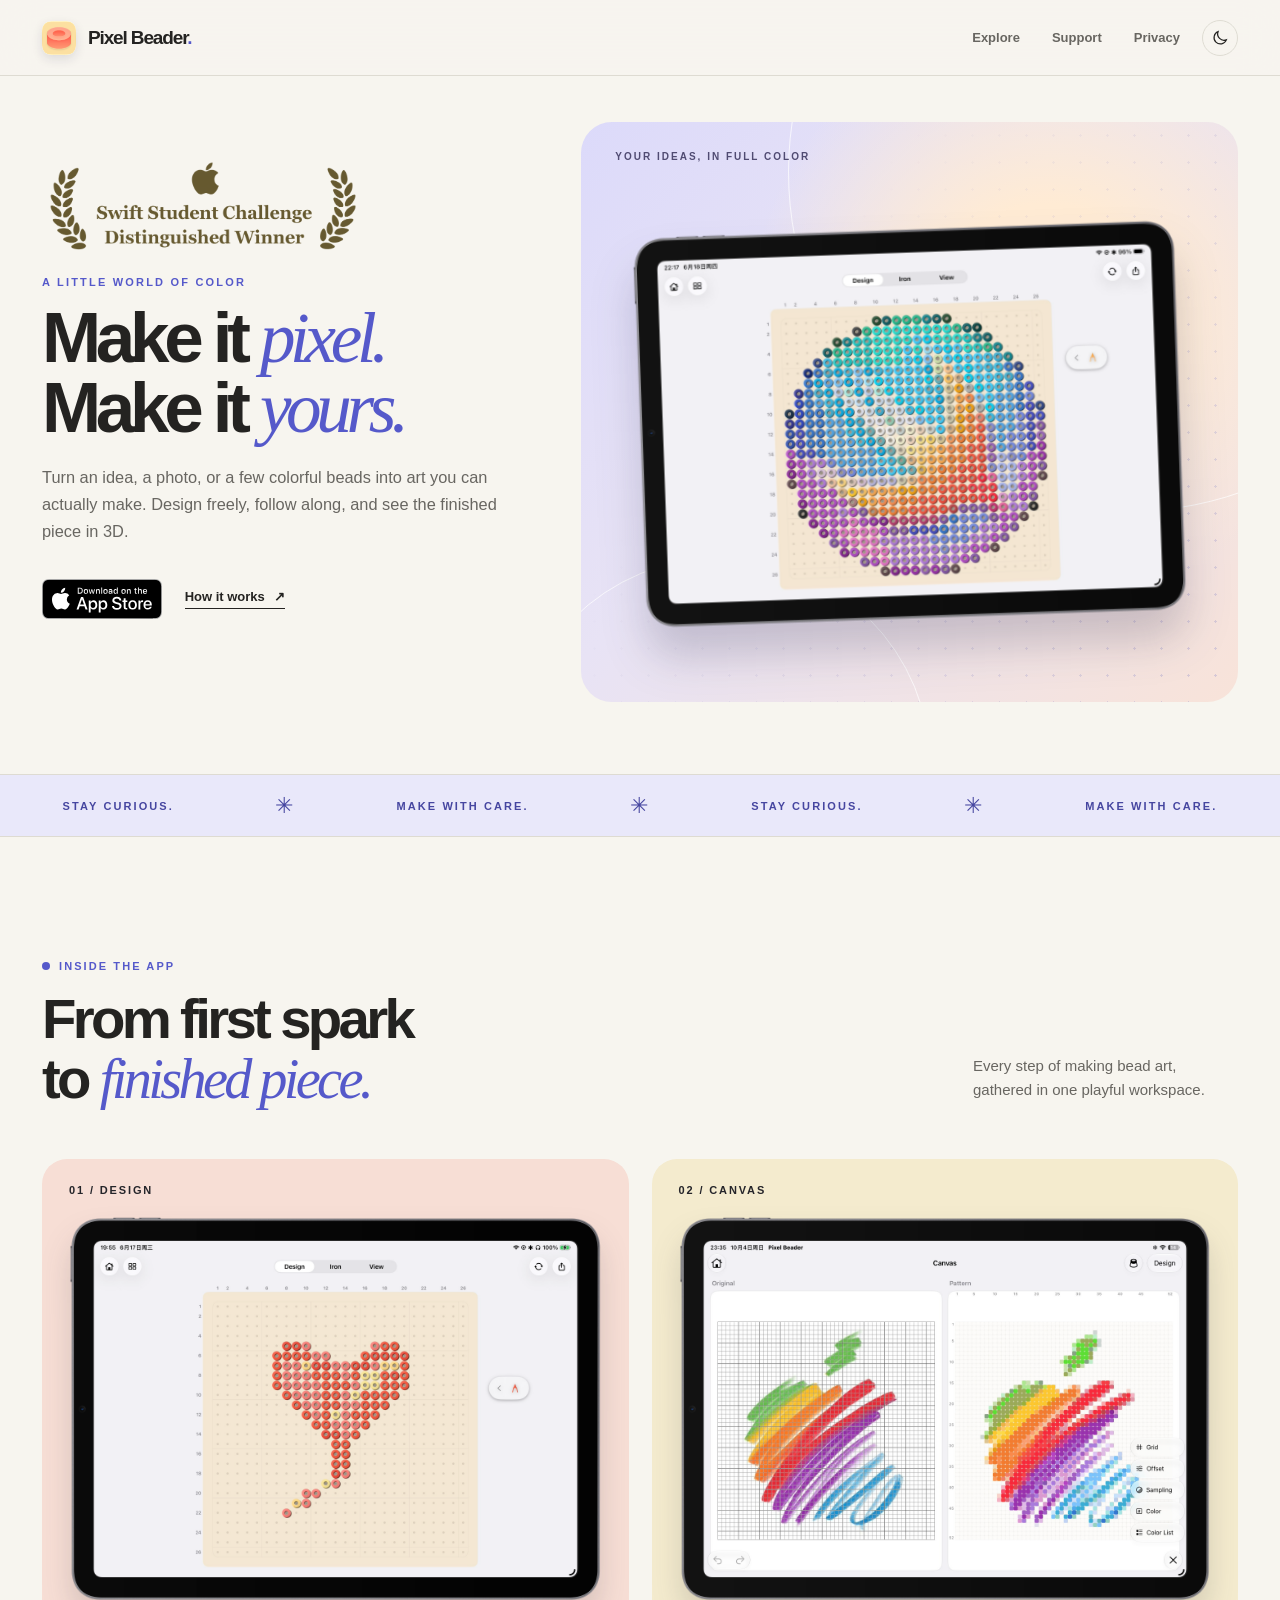
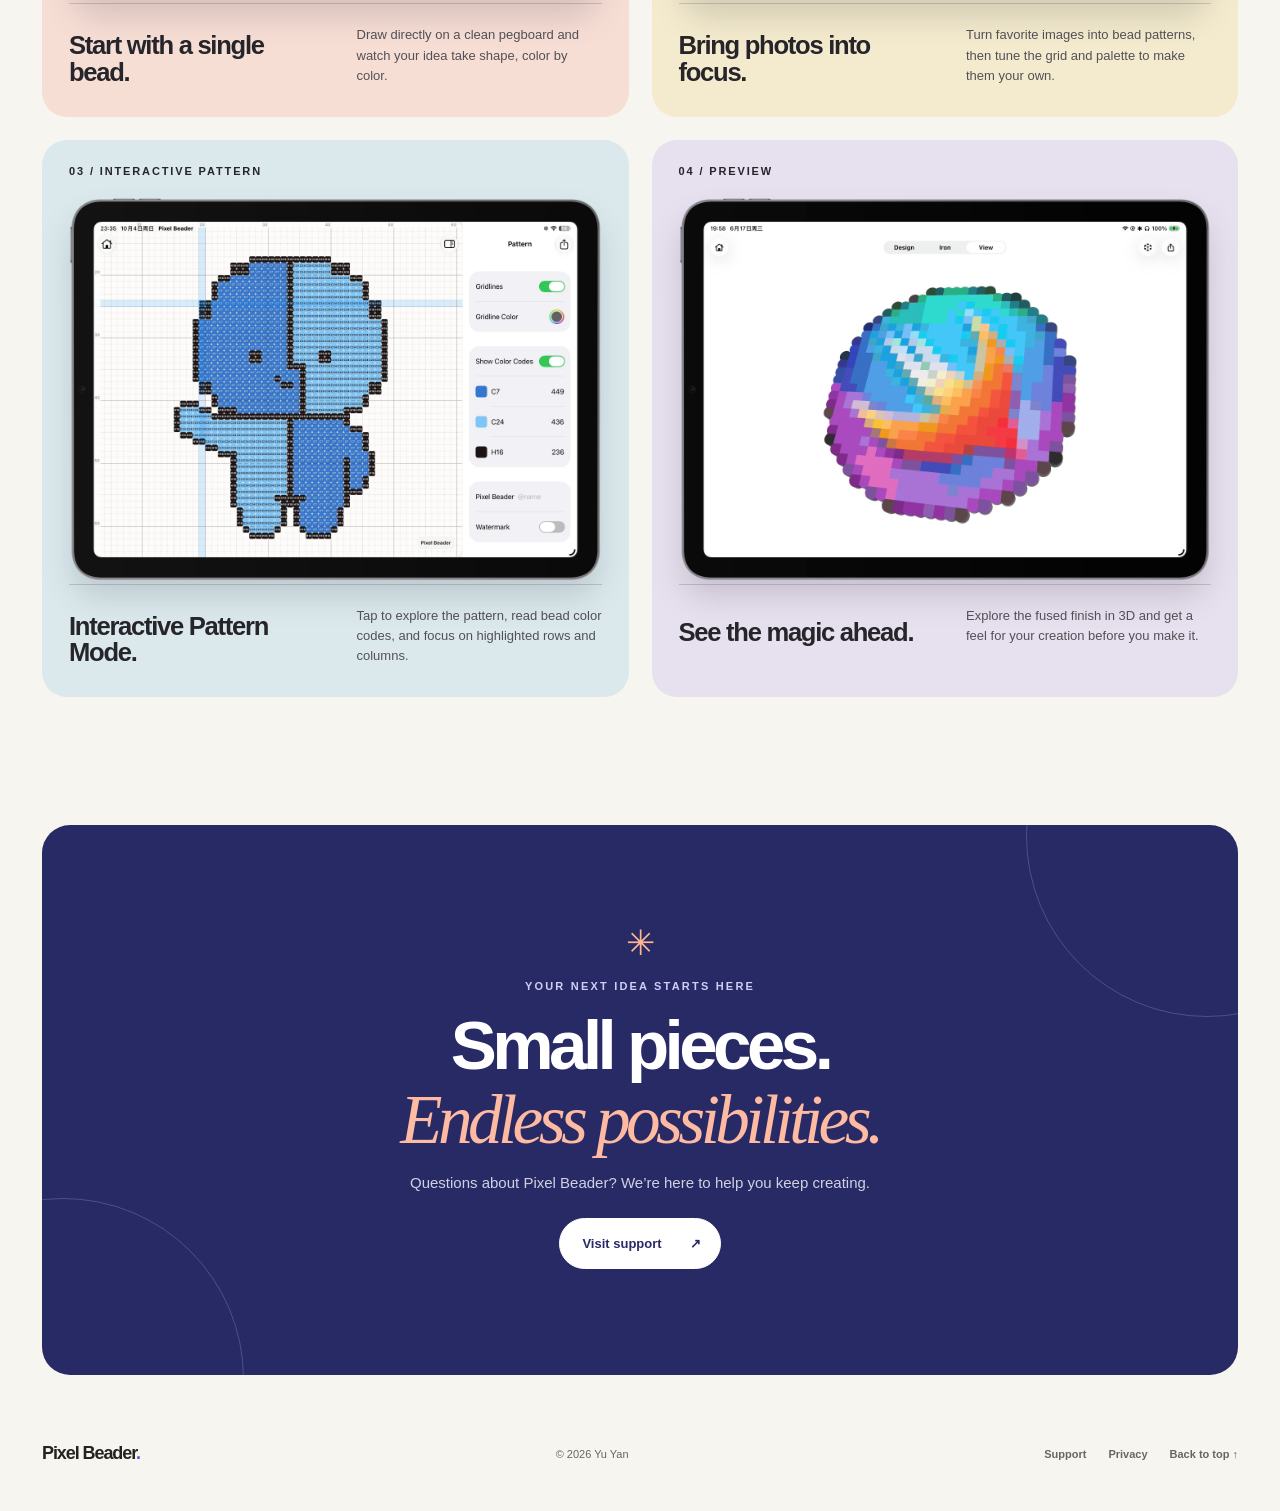
<file: index.html>
<!doctype html>
<html lang="en">
<head>
  <meta charset="utf-8">
  <meta name="viewport" content="width=device-width, initial-scale=1">
  <meta name="theme-color" content="#f7f5ef">
  <title>Pixel Beader — Turn little pixels into something wonderful</title>
  <meta name="description" content="Draw bead art, turn photos into patterns, follow each bead, and preview your creations in 3D with Pixel Beader.">
  <link rel="icon" href="assets/pixel-beader-icon-256.png">
  <link rel="stylesheet" href="styles.css?v=app-store-badge-2">
</head>
<body>
  <header class="site-header">
    <div class="header-container">
      <a class="brand" href="./" aria-label="Pixel Beader home">
        <img src="assets/pixel-beader-icon-256.png" alt="" class="brand-icon" width="34" height="34">
        <span>Pixel Beader<span class="brand-period">.</span></span>
      </a>
      <div class="nav-actions">
        <nav aria-label="Main navigation">
          <a href="#features">Explore</a>
          <a href="./support/">Support</a>
          <a href="./privacy/">Privacy</a>
        </nav>
        <button id="theme-toggle" class="theme-toggle-btn" aria-label="Toggle dark/light mode" aria-pressed="false" type="button">
          <svg class="sun-icon" viewBox="0 0 24 24" fill="none" stroke="currentColor" stroke-width="1.6" stroke-linecap="round" aria-hidden="true"><circle cx="12" cy="12" r="4"/><path d="M12 2v2m0 16v2M4.93 4.93l1.42 1.42m11.3 11.3 1.42 1.42M2 12h2m16 0h2M4.93 19.07l1.42-1.42m11.3-11.3 1.42-1.42"/></svg>
          <svg class="moon-icon" viewBox="0 0 24 24" fill="none" stroke="currentColor" stroke-width="1.6" stroke-linecap="round" aria-hidden="true"><path d="M20.5 14.5A8.5 8.5 0 0 1 9.5 3.5a8.5 8.5 0 1 0 11 11Z"/></svg>
        </button>
      </div>
    </div>
  </header>

  <main>
    <section class="hero" aria-labelledby="hero-title">
      <div class="hero-copy">
        <a class="award-pill" href="https://developer.apple.com/swift-student-challenge/" target="_blank" rel="noopener noreferrer" aria-label="2026 Swift Student Challenge Distinguished Winner — Apple Developer">
          <span class="award-image" aria-hidden="true"></span>
        </a>
        <p class="eyebrow">A LITTLE WORLD OF COLOR</p>
        <h1 id="hero-title">Make it <em>pixel.</em><br>Make it <em>yours.</em></h1>
        <p class="lead">Turn an idea, a photo, or a few colorful beads into art you can actually make. Design freely, follow along, and see the finished piece in 3D.</p>
        <div class="actions">
          <a class="app-store-badge" href="https://apps.apple.com/us/app/pixel-beader/id6780332489" target="_blank" rel="noopener noreferrer" aria-label="Download Pixel Beader on the App Store"><img src="assets/app-store-badge.svg" alt="Download on the App Store" width="120" height="40"></a>
          <a class="button-link" href="#features">How it works <span aria-hidden="true">↗</span></a>
        </div>
      </div>
      <div class="hero-art">
        <div class="hero-art-orbit orbit-one" aria-hidden="true"></div>
        <div class="hero-art-orbit orbit-two" aria-hidden="true"></div>
        <span class="hero-art-label">YOUR IDEAS, IN FULL COLOR</span>
        <img class="product-screenshot" src="assets/hero-ipad.png" alt="Pixel Beader on iPad, showing a colorful circular bead design." fetchpriority="high">
      </div>
    </section>

    <div class="ticker" aria-label="Stay curious. Make with care.">
      <div class="ticker-inner"><span>STAY CURIOUS.</span><b>✳</b><span>MAKE WITH CARE.</span><b>✳</b><span>STAY CURIOUS.</span><b>✳</b><span>MAKE WITH CARE.</span></div>
    </div>

    <section class="showcase-section" id="features" aria-labelledby="features-title">
      <div class="section-intro">
        <div><span class="section-tag"><span class="tag-dot"></span> INSIDE THE APP</span><h2 id="features-title">From first spark<br>to <em>finished piece.</em></h2></div>
        <p>Every step of making bead art, gathered in one playful workspace.</p>
      </div>

      <div class="showcase-grid">
        <article class="showcase-card card-coral">
          <div class="showcase-heading"><span class="card-index">01 / DESIGN</span></div>
          <div class="showcase-image"><img src="assets/jietu1.png" alt="A red heart drawn with beads on the Pixel Beader pegboard." loading="lazy"></div>
          <div class="showcase-info"><h3>Start with a single bead.</h3><p>Draw directly on a clean pegboard and watch your idea take shape, color by color.</p></div>
        </article>
        <article class="showcase-card card-yellow">
          <div class="showcase-heading"><span class="card-index">02 / CANVAS</span></div>
          <div class="showcase-image"><img src="assets/canvas-ipad.png" alt="Pixel Beader Canvas on iPad, showing a colorful original image alongside its bead pattern and grid controls." width="2700" height="2000" loading="lazy"></div>
          <div class="showcase-info"><h3>Bring photos into focus.</h3><p>Turn favorite images into bead patterns, then tune the grid and palette to make them your own.</p></div>
        </article>
        <article class="showcase-card card-blue">
          <div class="showcase-heading"><span class="card-index">03 / INTERACTIVE PATTERN</span></div>
          <div class="showcase-image"><img src="assets/interactive-pattern-ipad.png" alt="A blue bead pattern with color codes, highlighted row and column, and pattern settings on iPad." width="2700" height="2000" loading="lazy"></div>
          <div class="showcase-info"><h3>Interactive Pattern Mode.</h3><p>Tap to explore the pattern, read bead color codes, and focus on highlighted rows and columns.</p></div>
        </article>
        <article class="showcase-card card-lilac">
          <div class="showcase-heading"><span class="card-index">04 / PREVIEW</span></div>
          <div class="showcase-image"><img src="assets/jietu4.png" alt="A colorful fused bead piece shown in the app's 3D preview." loading="lazy"></div>
          <div class="showcase-info"><h3>See the magic ahead.</h3><p>Explore the fused finish in 3D and get a feel for your creation before you make it.</p></div>
        </article>
      </div>
    </section>

    <section class="closing-panel" aria-labelledby="closing-title">
      <div class="closing-mark" aria-hidden="true">✳</div>
      <p class="eyebrow">YOUR NEXT IDEA STARTS HERE</p>
      <h2 id="closing-title">Small pieces.<br><em>Endless possibilities.</em></h2>
      <p>Questions about Pixel Beader? We’re here to help you keep creating.</p>
      <a class="button light-button" href="./support/">Visit support <span aria-hidden="true">↗</span></a>
    </section>
  </main>

  <footer class="site-footer">
    <a class="footer-brand" href="./">Pixel Beader<span>.</span></a>
    <span>© 2026 Yu Yan</span>
    <div class="footer-nav"><a href="./support/">Support</a><a href="./privacy/">Privacy</a><a href="#">Back to top ↑</a></div>
  </footer>

  <script src="theme.js" defer></script>
</body>
</html>
</file>
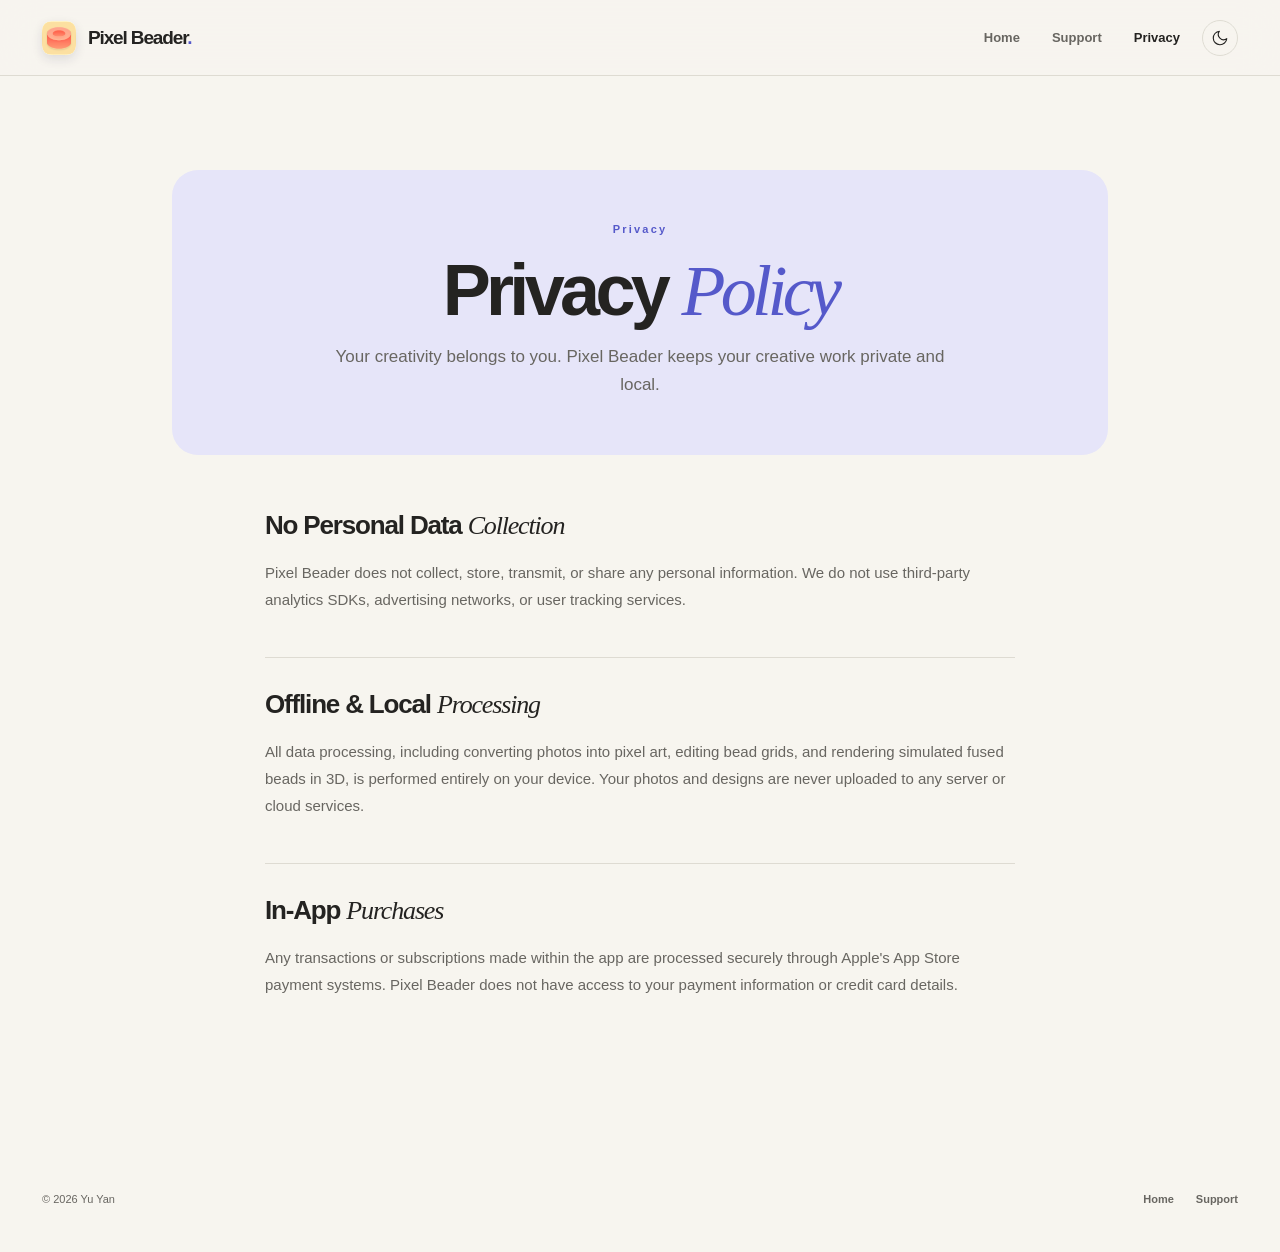
<file: privacy/index.html>
<!doctype html>
<html lang="en">
<head>
  <meta charset="utf-8">
  <meta name="viewport" content="width=device-width, initial-scale=1">
  <meta name="theme-color" content="#f7f5ef">
  <title>Pixel Beader — Privacy Policy</title>
  <meta name="description" content="Read the privacy policy for the Pixel Beader app.">
  <link rel="icon" href="../assets/pixel-beader-icon-256.png">
  <link rel="stylesheet" href="../styles.css?v=app-store-badge-2">
</head>
<body>
  <header class="site-header">
    <div class="header-container">
      <a class="brand" href="../" aria-label="Pixel Beader home">
        <img src="../assets/pixel-beader-icon-256.png" alt="" class="brand-icon" width="34" height="34">
        <span>Pixel Beader<span class="brand-period">.</span></span>
      </a>
      <div class="nav-actions">
        <nav aria-label="Main navigation">
          <a href="../">Home</a>
          <a href="../support/">Support</a>
          <a href="./" class="active">Privacy</a>
        </nav>
        <button id="theme-toggle" class="theme-toggle-btn" aria-label="Toggle dark/light mode">
          <svg class="sun-icon" viewBox="0 0 24 24" fill="none" stroke="currentColor" stroke-width="1.5" stroke-linecap="round" stroke-linejoin="round">
            <circle cx="12" cy="12" r="5"></circle>
            <line x1="12" y1="1" x2="12" y2="3"></line>
            <line x1="12" y1="21" x2="12" y2="23"></line>
            <line x1="4.22" y1="4.22" x2="5.64" y2="5.64"></line>
            <line x1="18.36" y1="18.36" x2="19.78" y2="19.78"></line>
            <line x1="1" y1="12" x2="3" y2="12"></line>
            <line x1="21" y1="12" x2="23" y2="12"></line>
            <line x1="4.22" y1="19.78" x2="5.64" y2="18.36"></line>
            <line x1="18.36" y1="5.64" x2="19.78" y2="4.22"></line>
          </svg>
          <svg class="moon-icon" viewBox="0 0 24 24" fill="none" stroke="currentColor" stroke-width="1.5" stroke-linecap="round" stroke-linejoin="round">
            <path d="M21 12.79A9 9 0 1 1 11.21 3 7 7 0 0 0 21 12.79z"></path>
          </svg>
        </button>
      </div>
    </div>
  </header>

  <main class="page">
    <div class="page-hero">
      <span class="eyebrow">Privacy</span>
      <h1>Privacy <span class="serif-italic">Policy</span></h1>
      <p class="lead">Your creativity belongs to you. Pixel Beader keeps your creative work private and local.</p>
    </div>

    <div class="page-content">
      <section>
        <h2>No Personal Data <span class="serif-italic">Collection</span></h2>
        <p>Pixel Beader does not collect, store, transmit, or share any personal information. We do not use third-party analytics SDKs, advertising networks, or user tracking services.</p>
      </section>

      <section>
        <h2>Offline & Local <span class="serif-italic">Processing</span></h2>
        <p>All data processing, including converting photos into pixel art, editing bead grids, and rendering simulated fused beads in 3D, is performed entirely on your device. Your photos and designs are never uploaded to any server or cloud services.</p>
      </section>

      <section>
        <h2>In-App <span class="serif-italic">Purchases</span></h2>
        <p>Any transactions or subscriptions made within the app are processed securely through Apple's App Store payment systems. Pixel Beader does not have access to your payment information or credit card details.</p>
      </section>

    </div>
  </main>

  <footer class="site-footer">
    <span>&copy; 2026 Yu Yan</span>
    <div class="footer-nav">
      <a href="../">Home</a>
      <a href="../support/">Support</a>
    </div>
  </footer>

  <script src="../theme.js" defer></script>
</body>
</html>
</file>
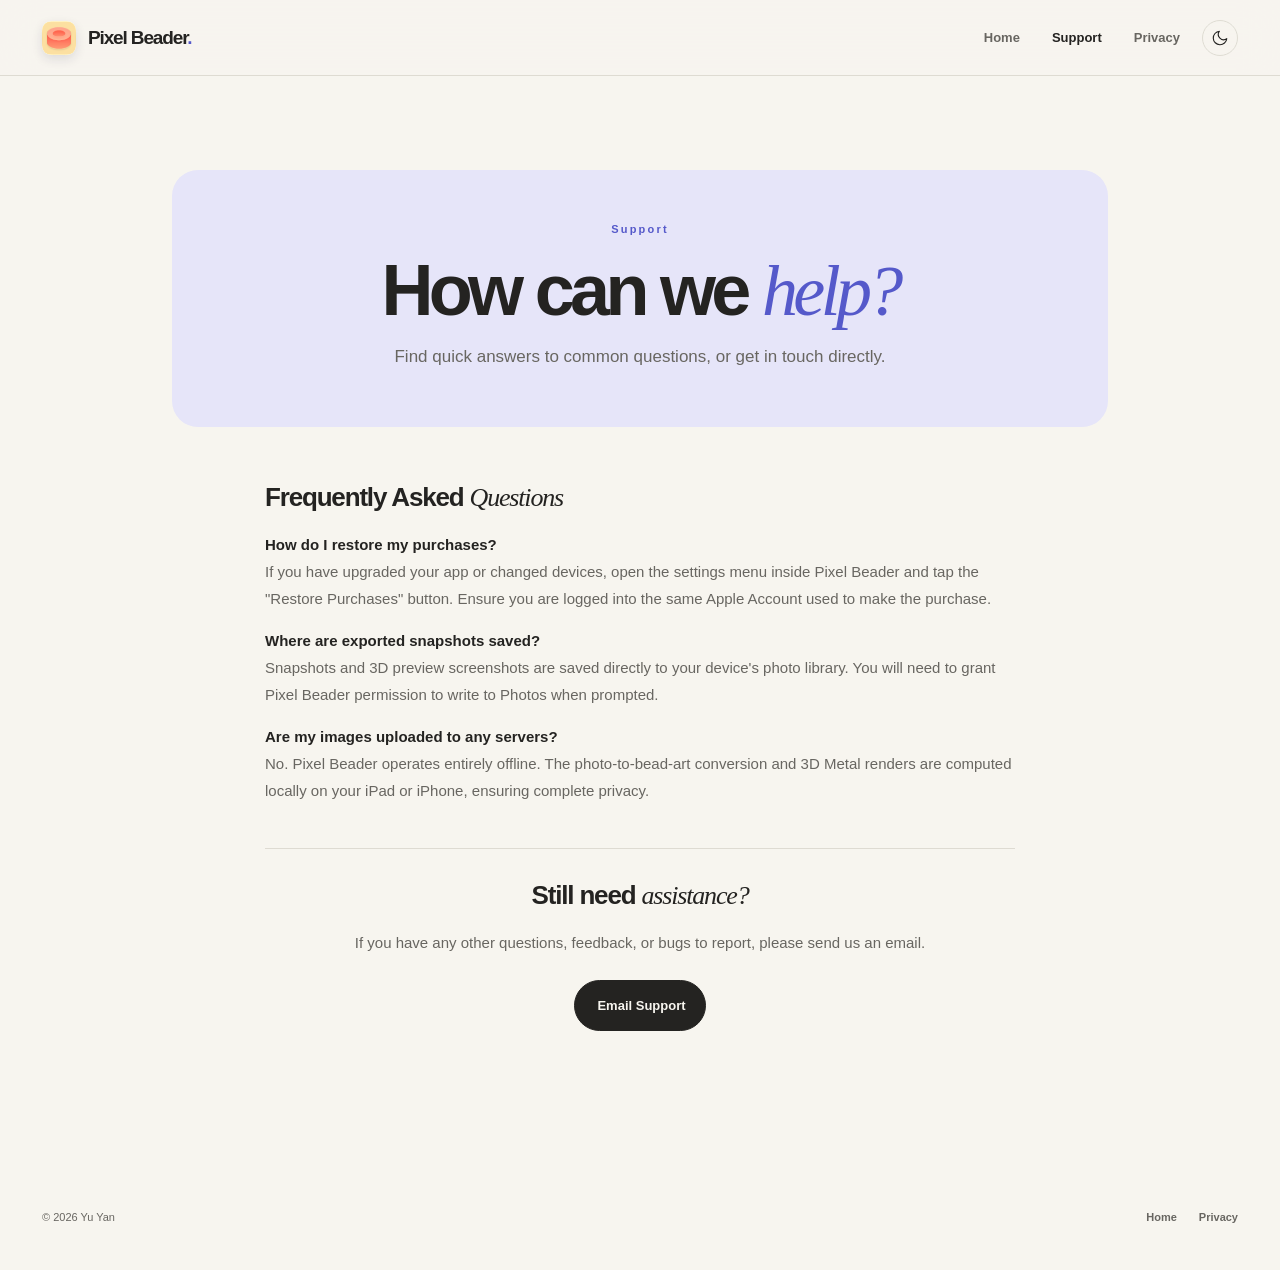
<file: support/index.html>
<!doctype html>
<html lang="en">
<head>
  <meta charset="utf-8">
  <meta name="viewport" content="width=device-width, initial-scale=1">
  <meta name="theme-color" content="#f7f5ef">
  <title>Pixel Beader — Support & FAQ</title>
  <meta name="description" content="Get help, read common topics, or contact support for Pixel Beader.">
  <link rel="icon" href="../assets/pixel-beader-icon-256.png">
  <link rel="stylesheet" href="../styles.css?v=app-store-badge-2">
</head>
<body>
  <header class="site-header">
    <div class="header-container">
      <a class="brand" href="../" aria-label="Pixel Beader home">
        <img src="../assets/pixel-beader-icon-256.png" alt="" class="brand-icon" width="34" height="34">
        <span>Pixel Beader<span class="brand-period">.</span></span>
      </a>
      <div class="nav-actions">
        <nav aria-label="Main navigation">
          <a href="../">Home</a>
          <a href="./" class="active">Support</a>
          <a href="../privacy/">Privacy</a>
        </nav>
        <button id="theme-toggle" class="theme-toggle-btn" aria-label="Toggle dark/light mode">
          <svg class="sun-icon" viewBox="0 0 24 24" fill="none" stroke="currentColor" stroke-width="1.5" stroke-linecap="round" stroke-linejoin="round">
            <circle cx="12" cy="12" r="5"></circle>
            <line x1="12" y1="1" x2="12" y2="3"></line>
            <line x1="12" y1="21" x2="12" y2="23"></line>
            <line x1="4.22" y1="4.22" x2="5.64" y2="5.64"></line>
            <line x1="18.36" y1="18.36" x2="19.78" y2="19.78"></line>
            <line x1="1" y1="12" x2="3" y2="12"></line>
            <line x1="21" y1="12" x2="23" y2="12"></line>
            <line x1="4.22" y1="19.78" x2="5.64" y2="18.36"></line>
            <line x1="18.36" y1="5.64" x2="19.78" y2="4.22"></line>
          </svg>
          <svg class="moon-icon" viewBox="0 0 24 24" fill="none" stroke="currentColor" stroke-width="1.5" stroke-linecap="round" stroke-linejoin="round">
            <path d="M21 12.79A9 9 0 1 1 11.21 3 7 7 0 0 0 21 12.79z"></path>
          </svg>
        </button>
      </div>
    </div>
  </header>

  <main class="page">
    <div class="page-hero">
      <span class="eyebrow">Support</span>
      <h1>How can we <span class="serif-italic">help?</span></h1>
      <p class="lead">Find quick answers to common questions, or get in touch directly.</p>
    </div>

    <div class="page-content">
      <section>
        <h2>Frequently Asked <span class="serif-italic">Questions</span></h2>
        
        <p><strong>How do I restore my purchases?</strong><br>
        If you have upgraded your app or changed devices, open the settings menu inside Pixel Beader and tap the "Restore Purchases" button. Ensure you are logged into the same Apple Account used to make the purchase.</p>

        <p><strong>Where are exported snapshots saved?</strong><br>
        Snapshots and 3D preview screenshots are saved directly to your device's photo library. You will need to grant Pixel Beader permission to write to Photos when prompted.</p>

        <p><strong>Are my images uploaded to any servers?</strong><br>
        No. Pixel Beader operates entirely offline. The photo-to-bead-art conversion and 3D Metal renders are computed locally on your iPad or iPhone, ensuring complete privacy.</p>
      </section>

      <section style="text-align: center;">
        <h2>Still need <span class="serif-italic">assistance?</span></h2>
        <p style="margin-bottom: 1.5rem; font-weight: 300;">If you have any other questions, feedback, or bugs to report, please send us an email.</p>
        <a class="button primary" href="mailto:missouryy@icloud.com?subject=Pixel%20Beader%20Support">Email Support</a>
      </section>
    </div>
  </main>

  <footer class="site-footer">
    <span>&copy; 2026 Yu Yan</span>
    <div class="footer-nav">
      <a href="../">Home</a>
      <a href="../privacy/">Privacy</a>
    </div>
  </footer>

  <script src="../theme.js" defer></script>
</body>
</html>
</file>
<file: styles.css>
:root {
  color-scheme: light;
  --bg-color: #f7f5ef;
  --text-color: #242321;
  --text-muted: #686661;
  --border-color: #dedbd2;
  --nav-bg: rgba(247, 245, 239, .91);
  --accent: #5559ca;
  --accent-soft: #e6e5f9;
  --card-bg: #fffefa;
  --font-body: "Avenir Next", Avenir, "Segoe UI", "Helvetica Neue", Arial, sans-serif;
  --font-serif: Georgia, "Times New Roman", serif;
}

.dark-theme {
  color-scheme: dark;
  --bg-color: #181c24;
  --text-color: #f5f3ee;
  --text-muted: #b4b7c0;
  --border-color: #343b48;
  --nav-bg: rgba(24, 28, 36, .93);
  --accent: #c1baff;
  --accent-soft: #303550;
  --card-bg: #262b35;
}

* { box-sizing: border-box; }
html { scroll-behavior: smooth; }
body { margin: 0; background: var(--bg-color); color: var(--text-color); font-family: var(--font-body); -webkit-font-smoothing: antialiased; }
a { color: inherit; text-decoration: none; }
button, a { -webkit-tap-highlight-color: transparent; }
button, a:focus-visible { outline-offset: 4px; }
img { display: block; max-width: 100%; }
em, .serif-italic { font-family: var(--font-serif); font-weight: 400; font-style: italic; }

/* Navigation */
.site-header { position: sticky; top: 0; z-index: 50; height: 76px; background: var(--nav-bg); border-bottom: 1px solid var(--border-color); backdrop-filter: blur(18px); -webkit-backdrop-filter: blur(18px); }
.header-container { height: 100%; max-width: 1480px; margin: auto; padding: 0 42px; display: flex; align-items: center; justify-content: space-between; gap: 24px; }
.brand { display: inline-flex; align-items: center; gap: 12px; font-size: 19px; font-weight: 800; letter-spacing: -.06em; white-space: nowrap; }
.brand-icon { width: 34px; height: 34px; border-radius: 9px; box-shadow: 0 4px 11px rgba(26,28,54,.12); }
.brand-period, .footer-brand span { color: var(--accent); }
.nav-actions, nav { display: flex; align-items: center; }
.nav-actions { gap: 22px; }
nav { gap: 32px; }
nav a { font-size: 13px; font-weight: 700; color: var(--text-muted); transition: color .2s; }
nav a:hover, nav a.active { color: var(--text-color); }
.theme-toggle-btn { width: 36px; height: 36px; padding: 8px; display: grid; place-items: center; border: 1px solid var(--border-color); border-radius: 50%; background: transparent; color: var(--text-color); cursor: pointer; transition: background .2s, transform .2s; }
.theme-toggle-btn:hover { background: var(--accent-soft); transform: rotate(12deg); }
.theme-toggle-btn svg { width: 18px; height: 18px; }
.theme-toggle-btn .sun-icon { display: none; }
.dark-theme .theme-toggle-btn .sun-icon { display: block; }
.dark-theme .theme-toggle-btn .moon-icon { display: none; }

/* Hero */
.hero { max-width: 1480px; margin: 0 auto; padding: 46px 42px 72px; min-height: 690px; display: grid; grid-template-columns: minmax(0, .86fr) minmax(0, 1.14fr); align-items: stretch; gap: 44px; }
.hero-copy { padding: 32px 0 26px; display: flex; flex-direction: column; align-items: flex-start; justify-content: flex-start; }
.award-pill { display: block; width: min(100%, 322px); padding: 8px; margin-bottom: 18px; color: #65582e; transition: transform .2s; }
.award-pill:hover { transform: translateY(-2px); }
/* Fit the mask to the artwork bounds, excluding the source image’s transparent margins. */
.award-image { display: block; width: 100%; aspect-ratio: 1650 / 473; background-color: currentColor; -webkit-mask: url("assets/swift-student-challenge-winner.png") 47.9452% 52.0833% / 117.697% 171.036% no-repeat; mask: url("assets/swift-student-challenge-winner.png") 47.9452% 52.0833% / 117.697% 171.036% no-repeat; }
.eyebrow { margin: 0; color: var(--accent); font-size: 11px; font-weight: 900; letter-spacing: .2em; }
.hero h1 { max-width: 660px; margin: 15px 0 21px; font-size: clamp(57px, 5.55vw, 88px); line-height: .99; letter-spacing: -.075em; font-weight: 800; }
.hero h1 em { color: var(--accent); letter-spacing: -.075em; }
.lead { max-width: 490px; margin: 0; font-size: clamp(16px, 1.28vw, 19px); line-height: 1.64; color: var(--text-muted); }
.actions { display: flex; align-items: center; flex-wrap: wrap; gap: 23px; margin-top: 34px; }
.button { min-height: 51px; display: inline-flex; align-items: center; justify-content: center; gap: 28px; padding: 12px 19px 12px 22px; border: 1px solid var(--text-color); border-radius: 999px; font-size: 13px; font-weight: 800; transition: transform .2s, background .2s, box-shadow .2s; }
.button:hover { transform: translateY(-3px); box-shadow: 0 10px 23px rgba(0,0,0,.11); }
.app-store-badge { display: inline-flex; flex-shrink: 0; border-radius: 8px; transition: transform .2s; }
.app-store-badge img { width: auto; height: 40px; }
.app-store-badge:hover { transform: translateY(-2px); }
.button.primary { background: var(--text-color); color: var(--bg-color); }
.button-link { display: inline-flex; gap: 9px; align-items: center; font-size: 13px; font-weight: 800; border-bottom: 1px solid var(--text-color); padding-bottom: 4px; }
.button-link:hover { color: var(--accent); border-color: var(--accent); }
.hero-art { min-height: 580px; position: relative; isolation: isolate; display: grid; place-items: center; overflow: hidden; border-radius: 31px; background: radial-gradient(circle at 71% 33%, #ffebd4 0 18%, transparent 49%), linear-gradient(133deg, #dcdafa 0%, #e8e3f5 42%, #f8e3d9 100%); }
.hero-art::before { content: ""; position: absolute; inset: 0; z-index: -1; opacity: .46; background-image: radial-gradient(#aaa4cf 1.2px, transparent 1.2px); background-size: 27px 27px; mask-image: linear-gradient(125deg, transparent 30%, black); }
.hero-art-orbit { position: absolute; border: 1px solid rgba(255,255,255,.72); border-radius: 50%; }
.orbit-one { width: 680px; aspect-ratio: 1; top: -290px; right: -230px; }.orbit-two { width: 420px; aspect-ratio: 1; bottom: -275px; left: -70px; }
.product-screenshot { position: relative; z-index: 2; width: 86%; max-width: none; transform: rotate(-2deg) translateY(12px); filter: drop-shadow(0 30px 22px rgba(51, 49, 80, .22)); transition: transform .5s cubic-bezier(.2,.8,.2,1); }
.hero-art:hover .product-screenshot { transform: rotate(-1deg) translateY(9px); }
.hero-art-label { position: absolute; z-index: 3; top: 29px; left: 34px; color: #504b72; font-size: 10px; font-weight: 900; letter-spacing: .2em; }

/* Editorial divider */
.ticker { overflow: hidden; border-top: 1px solid var(--border-color); border-bottom: 1px solid var(--border-color); background: #e9e8fa; color: #4646a0; }
.ticker-inner { min-width: max-content; max-width: 1480px; margin: auto; min-height: 61px; display: flex; align-items: center; justify-content: space-around; gap: 60px; padding: 0 42px; font-size: 11px; font-weight: 900; letter-spacing: .19em; }
.ticker b { font-size: 22px; font-weight: 400; }

/* Feature gallery */
.showcase-section { max-width: 1480px; margin: auto; padding: 119px 42px 128px; scroll-margin-top: 90px; }
.section-intro { display: flex; align-items: end; justify-content: space-between; gap: 30px; margin-bottom: 50px; }
.section-tag { display: inline-flex; align-items: center; gap: 9px; color: var(--accent); font-size: 11px; font-weight: 900; letter-spacing: .19em; }
.tag-dot { width: 8px; height: 8px; border-radius: 50%; background: currentColor; }
.section-intro h2 { margin: 15px 0 0; font-size: clamp(42px, 4.4vw, 69px); line-height: 1.06; letter-spacing: -.065em; font-weight: 800; }
.section-intro h2 em { color: var(--accent); }
.section-intro > p { max-width: 265px; margin: 0 0 7px; color: var(--text-muted); font-size: 15px; line-height: 1.6; }
.showcase-grid { display: grid; grid-template-columns: repeat(2, minmax(0, 1fr)); gap: 23px; }
.showcase-card { min-width: 0; padding: 25px 27px 31px; overflow: hidden; border-radius: 25px; color: #25252a; }
.card-coral { background: #f7ded5; }.card-yellow { background: #f4ebce; }.card-blue { background: #dbe9ed; }.card-lilac { background: #e7e0ef; }
.showcase-heading { display: flex; align-items: center; justify-content: space-between; }
.card-index { font-size: 11px; font-weight: 900; letter-spacing: .17em; }
.showcase-image { height: clamp(245px, 30vw, 425px); display: grid; place-items: center; margin: 8px -10px 15px; }
.showcase-image img { width: min(100%, 600px); height: auto; max-height: 100%; object-fit: contain; filter: drop-shadow(0 18px 15px rgba(42,43,52,.16)); transition: transform .4s cubic-bezier(.2,.8,.2,1); }
.showcase-card:hover .showcase-image img { transform: translateY(-7px) rotate(-1deg); }
.showcase-info { display: flex; align-items: end; justify-content: space-between; gap: 22px; padding-top: 21px; border-top: 1px solid rgba(39,39,42,.19); }
.showcase-info h3 { max-width: 235px; margin: 0; font-size: clamp(23px, 2vw, 30px); line-height: 1.05; letter-spacing: -.05em; }
.showcase-info p { max-width: 245px; margin: 0; font-size: 13px; line-height: 1.55; color: #535057; }

/* Closing and footer */
.closing-panel { position: relative; overflow: hidden; margin: 0 42px 48px; padding: 100px 24px 106px; border-radius: 28px; background: #272a64; color: #fff; text-align: center; }
.closing-panel::before, .closing-panel::after { content: ""; position: absolute; width: 360px; height: 360px; border: 1px solid rgba(255,255,255,.18); border-radius: 50%; pointer-events: none; }
.closing-panel::before { left: -160px; bottom: -185px; }.closing-panel::after { right: -150px; top: -170px; }
.closing-mark { margin-bottom: 20px; color: #ffb493; font-size: 35px; line-height: 1; }
.closing-panel .eyebrow { color: #d0cef8; }
.closing-panel h2 { margin: 17px 0 17px; font-size: clamp(43px, 5.4vw, 78px); font-weight: 800; line-height: 1.07; letter-spacing: -.066em; }
.closing-panel h2 em { color: #ffbaa2; }
.closing-panel > p:not(.eyebrow) { margin: 0 auto 27px; color: #d1d1e3; font-size: 15px; }
.light-button { position: relative; z-index: 2; border-color: #fff; background: #fff; color: #292b66; }
.site-footer { max-width: 1480px; margin: auto; padding: 20px 42px 47px; display: flex; align-items: center; justify-content: space-between; gap: 25px; color: var(--text-muted); font-size: 11px; }
.footer-brand { color: var(--text-color); font-size: 18px; font-weight: 800; letter-spacing: -.06em; white-space: nowrap; }
.footer-nav { display: flex; flex-wrap: wrap; gap: 22px; font-weight: 800; }
.footer-nav a:hover { color: var(--accent); }

/* Support and privacy pages */
.page { max-width: 1020px; min-height: calc(100vh - 190px); margin: auto; padding: 94px 42px 100px; }
.page-hero { padding: 53px 40px 56px; margin-bottom: 55px; border-radius: 26px; background: var(--accent-soft); text-align: center; }
.page-hero .eyebrow { display: block; margin-bottom: 17px; }
.page-hero h1 { margin: 0 0 14px; font-size: clamp(42px, 6vw, 72px); line-height: 1.06; letter-spacing: -.065em; }
.page-hero h1 em, .page-hero .serif-italic { color: var(--accent); }
.page-hero .lead { max-width: 620px; margin: auto; font-size: 17px; }
.page-content { max-width: 750px; margin: auto; }
.page-content section { padding-bottom: 29px; margin-bottom: 31px; border-bottom: 1px solid var(--border-color); }
.page-content section:last-child { border-bottom: 0; }
.page-content h2 { margin: 0 0 18px; font-size: 26px; letter-spacing: -.045em; }
.page-content p, .page-content li { color: var(--text-muted); font-size: 15px; line-height: 1.8; }
.page-content p strong { color: var(--text-color); }
.page-content a:not(.button) { color: var(--accent); text-decoration: underline; }
.page-content .button { color: var(--bg-color); }

.dark-theme .award-pill { color: #e9d59b; }
.dark-theme .ticker { background: #282944; color: #c8c9ff; }
.dark-theme .hero-art { background: radial-gradient(circle at 70% 30%, #665b73 0 18%, transparent 49%), linear-gradient(133deg, #373e66, #51415b); }
.dark-theme .hero-art-label { color: #eee7ff; }
.dark-theme .card-coral { background: linear-gradient(145deg, #393039, #2b2d37); }
.dark-theme .card-yellow { background: linear-gradient(145deg, #3b392f, #2e3035); }
.dark-theme .card-blue { background: linear-gradient(145deg, #2d3c45, #292f3b); }
.dark-theme .card-lilac { background: linear-gradient(145deg, #383447, #2c2d3b); }
.dark-theme .showcase-card { color: #f5f3ee; border: 1px solid rgba(255,255,255,.12); }
.dark-theme .showcase-image img { filter: drop-shadow(0 20px 20px rgba(0,0,0,.38)) drop-shadow(0 0 1px rgba(255,255,255,.3)); }
.dark-theme .showcase-info { border-top-color: rgba(255,255,255,.19); }
.dark-theme .showcase-info p { color: #c5c6d0; }
.dark-theme .card-coral .card-index { color: #ffb5a7; }
.dark-theme .card-yellow .card-index { color: #f2d68e; }
.dark-theme .card-blue .card-index { color: #9ed4e2; }
.dark-theme .card-lilac .card-index { color: #d1b7f5; }
.dark-theme .closing-panel { background: #373d8b; }

@media (max-width: 1050px) {
  .hero { gap: 22px; min-height: 600px; }
  .hero-art { min-height: 480px; }
  .hero h1 { font-size: clamp(51px, 5.8vw, 70px); }
  .showcase-info { display: block; }
  .showcase-info p { max-width: 330px; margin-top: 10px; }
}
@media (max-width: 760px) {
  .site-header { height: 66px; }
  .header-container { padding: 0 22px; }
  .hero { grid-template-columns: 1fr; gap: 36px; padding: 54px 22px 65px; }
  .hero-copy { padding: 0; }
  .hero h1 { font-size: clamp(55px, 10vw, 76px); }
  .hero-art { min-height: 0; aspect-ratio: 1.22; }
  .showcase-section { padding: 87px 22px 94px; }
  .section-intro { display: block; margin-bottom: 38px; }
  .section-intro > p { margin-top: 21px; }
  .showcase-grid { gap: 17px; }
  .showcase-card { padding: 17px 16px 23px; }
  .showcase-image { height: clamp(160px, 29vw, 260px); }
  .closing-panel { margin: 0 22px 30px; }
  .site-footer { padding: 16px 22px 35px; }
}
@media (max-width: 600px) {
  .brand { font-size: 16px; gap: 8px; }.brand-icon { width: 29px; height: 29px; }
  nav { gap: 16px; } nav a { font-size: 11px; } nav a:last-child { display: none; }
  .nav-actions { gap: 11px; }.theme-toggle-btn { width: 32px; height: 32px; }
  .award-pill { margin-bottom: 18px; width: min(100%, 288px); }
  .hero h1 { font-size: clamp(51px, 12vw, 68px); }
  .hero-art { aspect-ratio: 1.16; border-radius: 20px; }
  .hero-art-label { top: 20px; left: 20px; font-size: 8px; }
  .ticker-inner { min-height: 52px; gap: 30px; font-size: 9px; }
  .section-intro h2 { font-size: clamp(40px, 10vw, 54px); }
  .showcase-grid { grid-template-columns: 1fr; gap: 18px; }
  .showcase-card { padding: 21px 21px 26px; border-radius: 22px; }
  .showcase-image { height: clamp(210px, 63vw, 390px); }
  .showcase-info { display: flex; align-items: start; }
  .showcase-info h3 { font-size: 23px; }.showcase-info p { max-width: 190px; margin: 0; font-size: 11px; }
  .closing-panel { padding: 80px 24px; border-radius: 20px; }
  .closing-panel h2 { font-size: clamp(40px, 10vw, 58px); }
  .site-footer { align-items: start; flex-direction: column; gap: 14px; }
  .page { padding: 55px 22px 75px; }
  .page-hero { padding: 45px 20px; margin-bottom: 40px; }
}
@media (max-width: 380px) {
  .header-container { padding: 0 14px; } nav { gap: 10px; }
  .hero { padding-left: 16px; padding-right: 16px; }
  .hero h1 { font-size: 47px; }
  .showcase-info { display: block; }.showcase-info p { max-width: none; margin-top: 9px; font-size: 12px; }
}
@media (prefers-reduced-motion: reduce) {
  html { scroll-behavior: auto; }
  *, *::before, *::after { transition-duration: .01ms !important; animation-duration: .01ms !important; }
}
</file>
